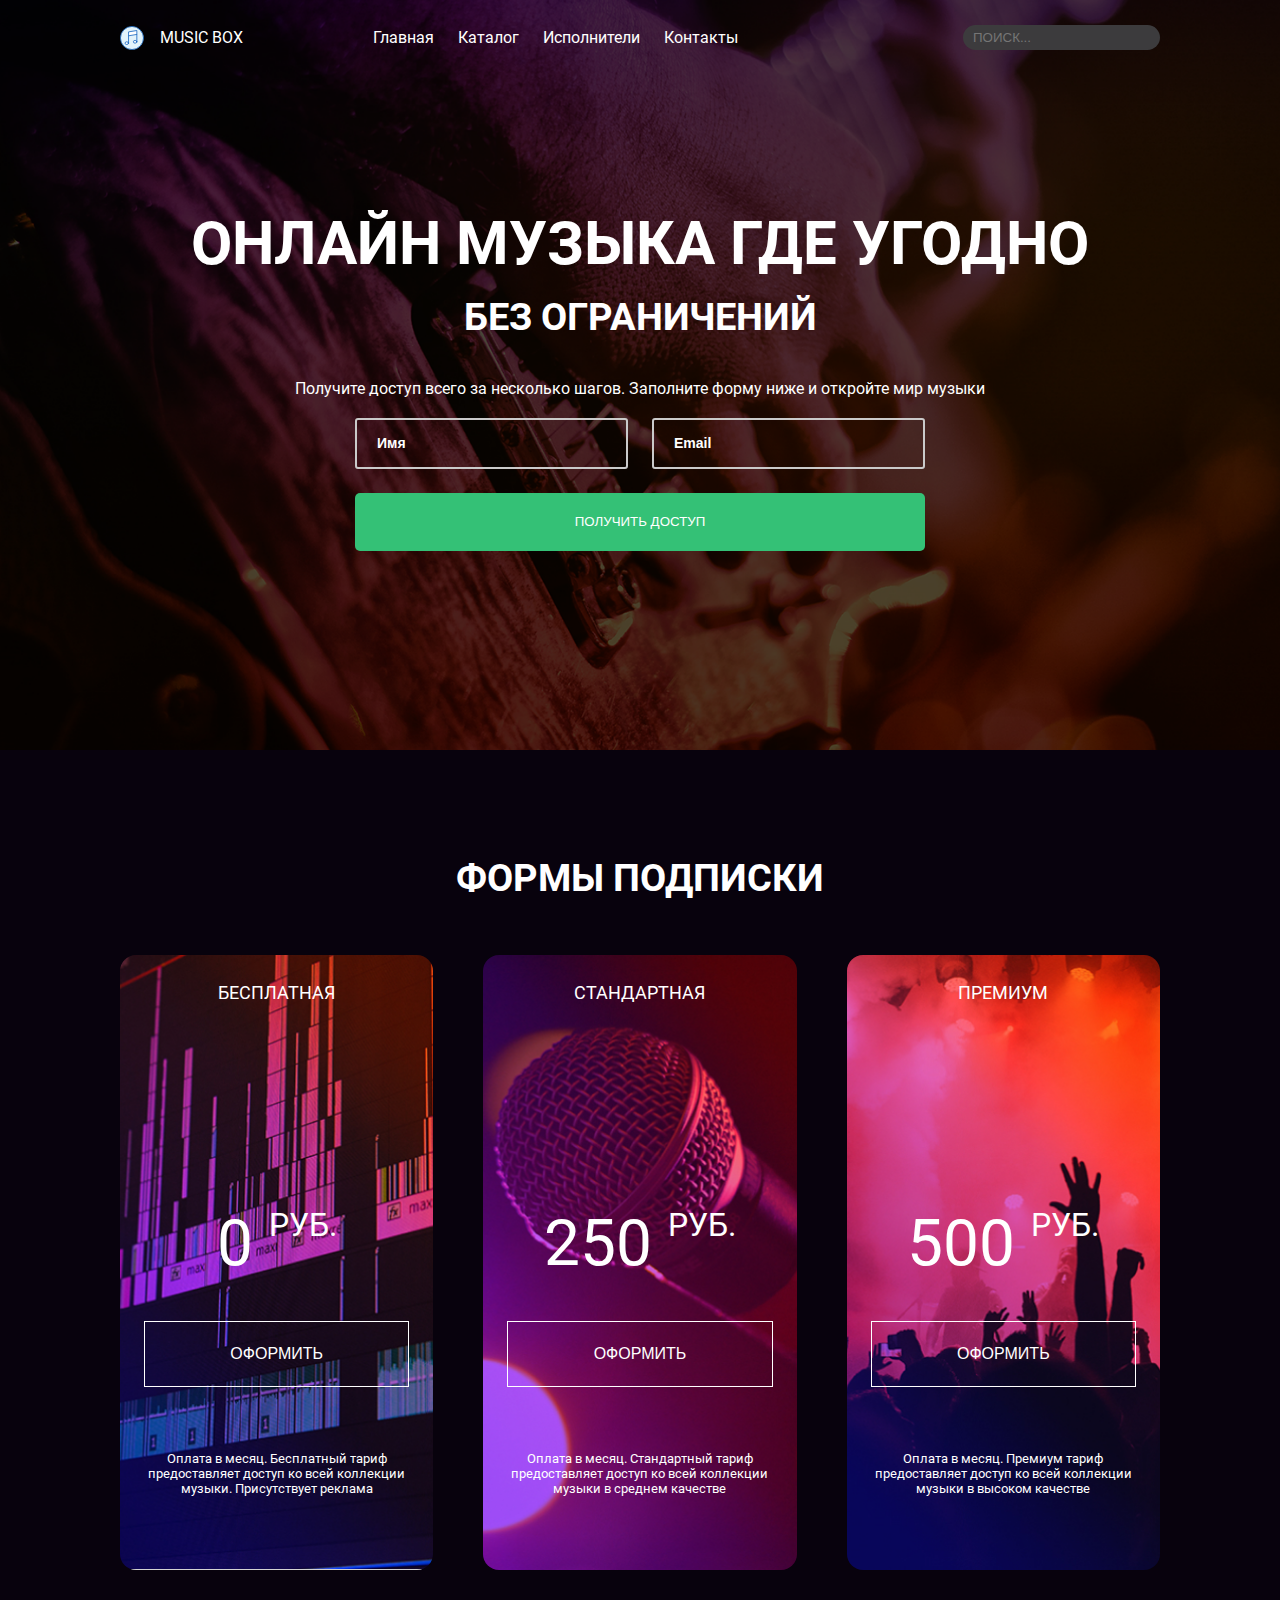
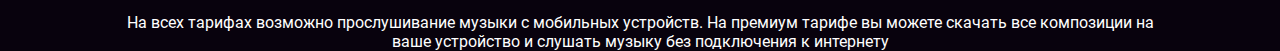
<file: src/index.html>
<!DOCTYPE html>
<html lang="en">
  <head>
    <meta charset="UTF-8" />
    <meta name="viewport" content="width=device-width, initial-scale=1.0" />
    <title>Music Box psycho_o</title>
    <link rel="stylesheet" href="css/app.css" />
    <link rel="stylesheet" href="css/index.css" />
  </head>

  <body>
    <header class="header container">
      <div class="left-container">
        <div class="logo-container">
          <img
            src="images/logo.svg"
            class="logo-container__logo"
            alt="Логотип сайта Music box"
          />
          <p class="logo-container__title">Music box</p>
        </div>
        <nav class="navigation">
          <ul class="navigation-menu">
            <li class="navigation-menu__item">
              <a href="#" class="navigation-menu__link">Главная</a>
            </li>
            <li class="navigation-menu__item">
              <a href="#catalog" class="navigation-menu__link">Каталог</a>
            </li>
            <li class="navigation-menu__item">
              <a href="#artists" class="navigation-menu__link">Исполнители</a>
            </li>
            <li class="navigation-menu__item">
              <a href="#contacts" class="navigation-menu__link">Контакты</a>
            </li>
          </ul>
        </nav>
      </div>
      <input class="page-search" placeholder="Поиск..." />
    </header>
    <main>
      <section class="page-description container">
        <article class="page-description-content">
          <h1>Онлайн музыка где угодно</h1>
          <h2>без ограничений</h2>
          <p class="size-1 page-description-content__paragraph">
            Получите доступ всего за несколько шагов. Заполните форму ниже и
            откройте мир музыки
          </p>
          <form class="main-form">
            <div class="main-form-inputs">
              <input placeholder="Имя" class="main-form-inputs__input" />
              <input placeholder="Email" class="main-form-inputs__input" />
            </div>
            <button class="main-form__button" type="submit">
              Получить доступ
            </button>
          </form>
        </article>
      </section>
      <section class="container page-subscriptions">
        <h2 class="title">Формы подписки</h2>
        <div class="subscription-cards">
          <article class="card free">
            <h4 class="card-title">Бесплатная</h4>
            <p class="price-block">
              <span class="price">0</span>
              <span class="currency">Руб.</span>
            </p>
            <button class="subscribe-button">Оформить</button>
            <p class="card-description">
              Оплата в месяц. Бесплатный тариф предоставляет доступ ко всей
              коллекции музыки. Присутствует реклама
            </p>
          </article>
          <article class="card default">
            <h4 class="card-title">Стандартная</h4>
            <p class="price-block">
              <span class="price">250</span>
              <span class="currency">Руб.</span>
            </p>
            <button class="subscribe-button">Оформить</button>
            <p class="card-description">
              Оплата в месяц. Стандартный тариф предоставляет доступ ко всей
              коллекции музыки в среднем качестве
            </p>
          </article>
          <article class="card premium">
            <h4 class="card-title">Премиум</h4>
            <p class="price-block">
              <span class="price">500</span>
              <span class="currency">Руб.</span>
            </p>
            <button class="subscribe-button">Оформить</button>
            <p class="card-description">
              Оплата в месяц. Премиум тариф предоставляет доступ ко всей
              коллекции музыки в высоком качестве
            </p>
          </article>
        </div>
        <p class="disclaimer">
          На всех тарифах возможно прослушивание музыки с мобильных устройств.
          На премиум тарифе вы можете скачать все композиции на ваше устройство
          и слушать музыку без подключения к интернету
        </p>
      </section>
    </main>
  </body>
</html>
</file>
<file: src/css/app.css>
@font-face {
  font-weight: 400;
  font-family: "Roboto";
  src: url("../fonts/Roboto-Regular.ttf");
}
@font-face {
  font-weight: 700;
  font-family: "Roboto";
  src: url("../fonts/Roboto-Bold.ttf");
}
body {
  height: 100vh;
  margin: 0;
  font-family: "Roboto", sans-serif;
  color: #cacaca;
  background-color: #08020D;
}
body * {
  box-sizing: border-box;
}

.container {
  padding: 0 120px;
  box-sizing: border-box;
}

h1,
h2,
h3,
h4,
h5,
h6,
p {
  margin: 0;
  padding: 0;
  color: #ffffff;
}

h1 {
  font-size: 60px;
  line-height: 90px;
  font-weight: bold;
  text-transform: uppercase;
}

h2 {
  font-size: 38px;
  line-height: 57px;
  font-weight: bold;
  text-transform: uppercase;
}

h3 {
  font-size: 24px;
  line-height: 45px;
}

h4 {
  font-size: 18px;
  line-height: 27px;
}

.size-1 {
  font-size: 16px;
  line-height: 24px;
}

.size-2 {
  font-size: 24px;
  line-height: 36px;
}

.size-3 {
  font-size: 32px;
  line-height: 48px;
}

.size-4 {
  font-size: 40px;
  line-height: 60px;
}

.size-5 {
  font-size: 48px;
  line-height: 72px;
}

.size-6 {
  font-size: 56px;
  line-height: 84px;
}

.size-7 {
  font-size: 64px;
  line-height: 96px;
}

.size-small {
  font-size: 12.8px;
  line-height: 19.2px;
}

@media (max-width: 450px) {
  h1 {
    font-size: 30px;
    line-height: 45px;
  }
  h2 {
    font-size: 18px;
    line-height: 27px;
  }
  h3 {
    font-size: 16px;
    line-height: 24px;
  }
  h4 {
    font-size: 18px;
    line-height: 24px;
  }
}/*# sourceMappingURL=app.css.map */
</file>
<file: src/css/index.css>
.header{width:100%;height:25px;position:absolute;top:25px;display:flex;align-items:center;justify-content:space-between}.header .left-container{display:flex;align-items:center;-moz-column-gap:90px;column-gap:90px}.header .left-container .logo-container{display:flex;align-items:center;-moz-column-gap:16px;column-gap:16px}.header .left-container .logo-container__logo{width:24px;height:24px}.header .left-container .logo-container__title{text-transform:uppercase;color:#fff}.header .left-container .navigation-menu{display:flex;align-items:center;-moz-column-gap:24px;column-gap:24px;list-style:none}.header .left-container .navigation-menu__link{color:#fff;text-decoration:none;transition:color .2s ease}.header .left-container .navigation-menu__link:hover{color:#e0e0e0}.header .page-search{border-radius:50px;background-color:#3c3b3d;color:#fff;border:none;outline:2px solid rgba(0,0,0,0);padding:5px 10px;transition:outline-color .4s ease}.header .page-search::-moz-placeholder{text-transform:uppercase;-moz-transition:color .4s ease;transition:color .4s ease}.header .page-search::placeholder{text-transform:uppercase;transition:color .4s ease}.header .page-search:hover::-moz-placeholder{text-transform:uppercase;color:#3c3b3d}.header .page-search:hover::placeholder{text-transform:uppercase;color:#3c3b3d}.page-description{background-image:url("../images/banner.png");background-position:center;background-size:cover;min-height:750px;display:flex;align-items:center;justify-content:center}.page-description-content{display:flex;flex-direction:column;align-items:center}.page-description-content__paragraph{margin-top:31px}.page-description-content .main-form{display:flex;flex-direction:column;margin-top:17px;min-width:570px}.page-description-content .main-form-inputs{display:flex;justify-content:space-between;-moz-column-gap:24px;column-gap:24px}.page-description-content .main-form-inputs__input{min-width:270px;width:100%;min-height:50px;padding:16px 20px;border:2px solid #cacaca;outline:1px solid rgba(0,0,0,0);color:#fff;background-color:rgba(0,0,0,0);border-radius:3px;transition:border-color .2s ease}.page-description-content .main-form-inputs__input::-moz-placeholder{font-weight:bold;font-size:14px;line-height:16.41px;color:#fff;-moz-transition:color .2s ease;transition:color .2s ease}.page-description-content .main-form-inputs__input::placeholder{font-weight:bold;font-size:14px;line-height:16.41px;color:#fff;transition:color .2s ease}.page-description-content .main-form-inputs__input:hover{border-color:#e0e0e0}.page-description-content .main-form-inputs__input:hover::-moz-placeholder{color:#e0e0e0}.page-description-content .main-form-inputs__input:hover::placeholder{color:#e0e0e0}.page-description-content .main-form__button{margin-top:24px;width:100%;padding:21px 0;background-color:#34c176;color:#fff;text-transform:uppercase;cursor:pointer;font-size:13.3px;line-height:15.29px;border:none;border-radius:5px;transition:color .2s ease}.page-description-content .main-form__button:hover{color:#e0e0e0}.page-subscriptions .title{text-align:center;margin:100px 0 48px}.page-subscriptions .subscription-cards{display:flex;align-items:center;justify-content:center;-moz-column-gap:50px;column-gap:50px;margin:0 auto 43px}.page-subscriptions .subscription-cards .free,.page-subscriptions .subscription-cards .default,.page-subscriptions .subscription-cards .premium{background-position:center;background-size:cover}.page-subscriptions .subscription-cards .free{background-image:url("../images/Free Bg.jpg")}.page-subscriptions .subscription-cards .default{background-image:url("../images/Standart Bg.jpg")}.page-subscriptions .subscription-cards .premium{background-image:url("../images/Premium Bg.jpg")}.page-subscriptions .subscription-cards .card{display:flex;flex-direction:column;align-items:center;padding:24px 24px 64px;width:368px;min-height:615px;border-radius:16px}.page-subscriptions .subscription-cards .card-title{text-align:center;font-weight:normal;text-transform:uppercase;margin-bottom:200px}.page-subscriptions .subscription-cards .card .price-block{display:flex;align-items:flex-start;-moz-column-gap:16px;column-gap:16px;margin-bottom:40px}.page-subscriptions .subscription-cards .card .price-block .price{font-size:64px}.page-subscriptions .subscription-cards .card .price-block .currency{font-size:32px;text-transform:uppercase}.page-subscriptions .subscription-cards .card .subscribe-button{color:#fff;border:1px solid #fff;background-color:rgba(0,0,0,0);margin-bottom:64px;font-size:16px;text-transform:uppercase;width:100%;height:66px}.page-subscriptions .subscription-cards .card .card-description{text-align:center;font-size:12.8px}.page-subscriptions .disclaimer{text-align:center}
</file>
